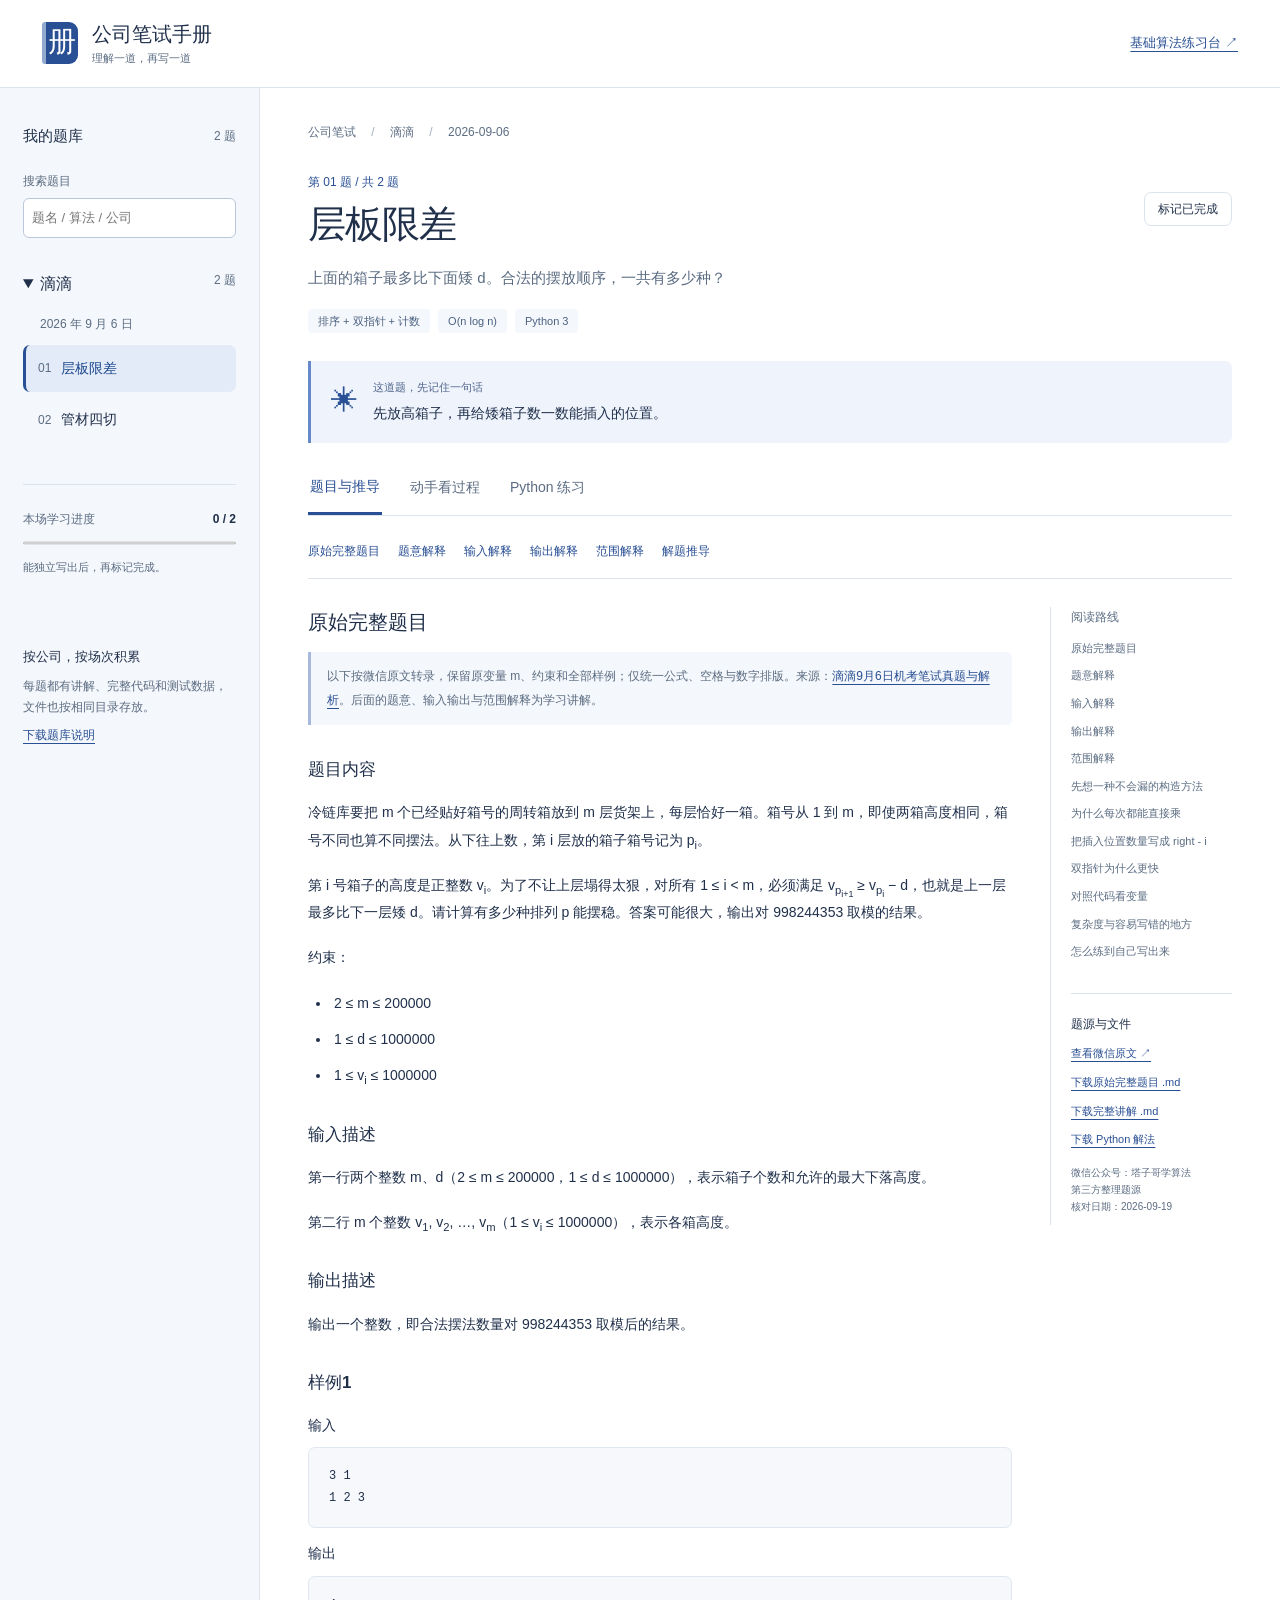
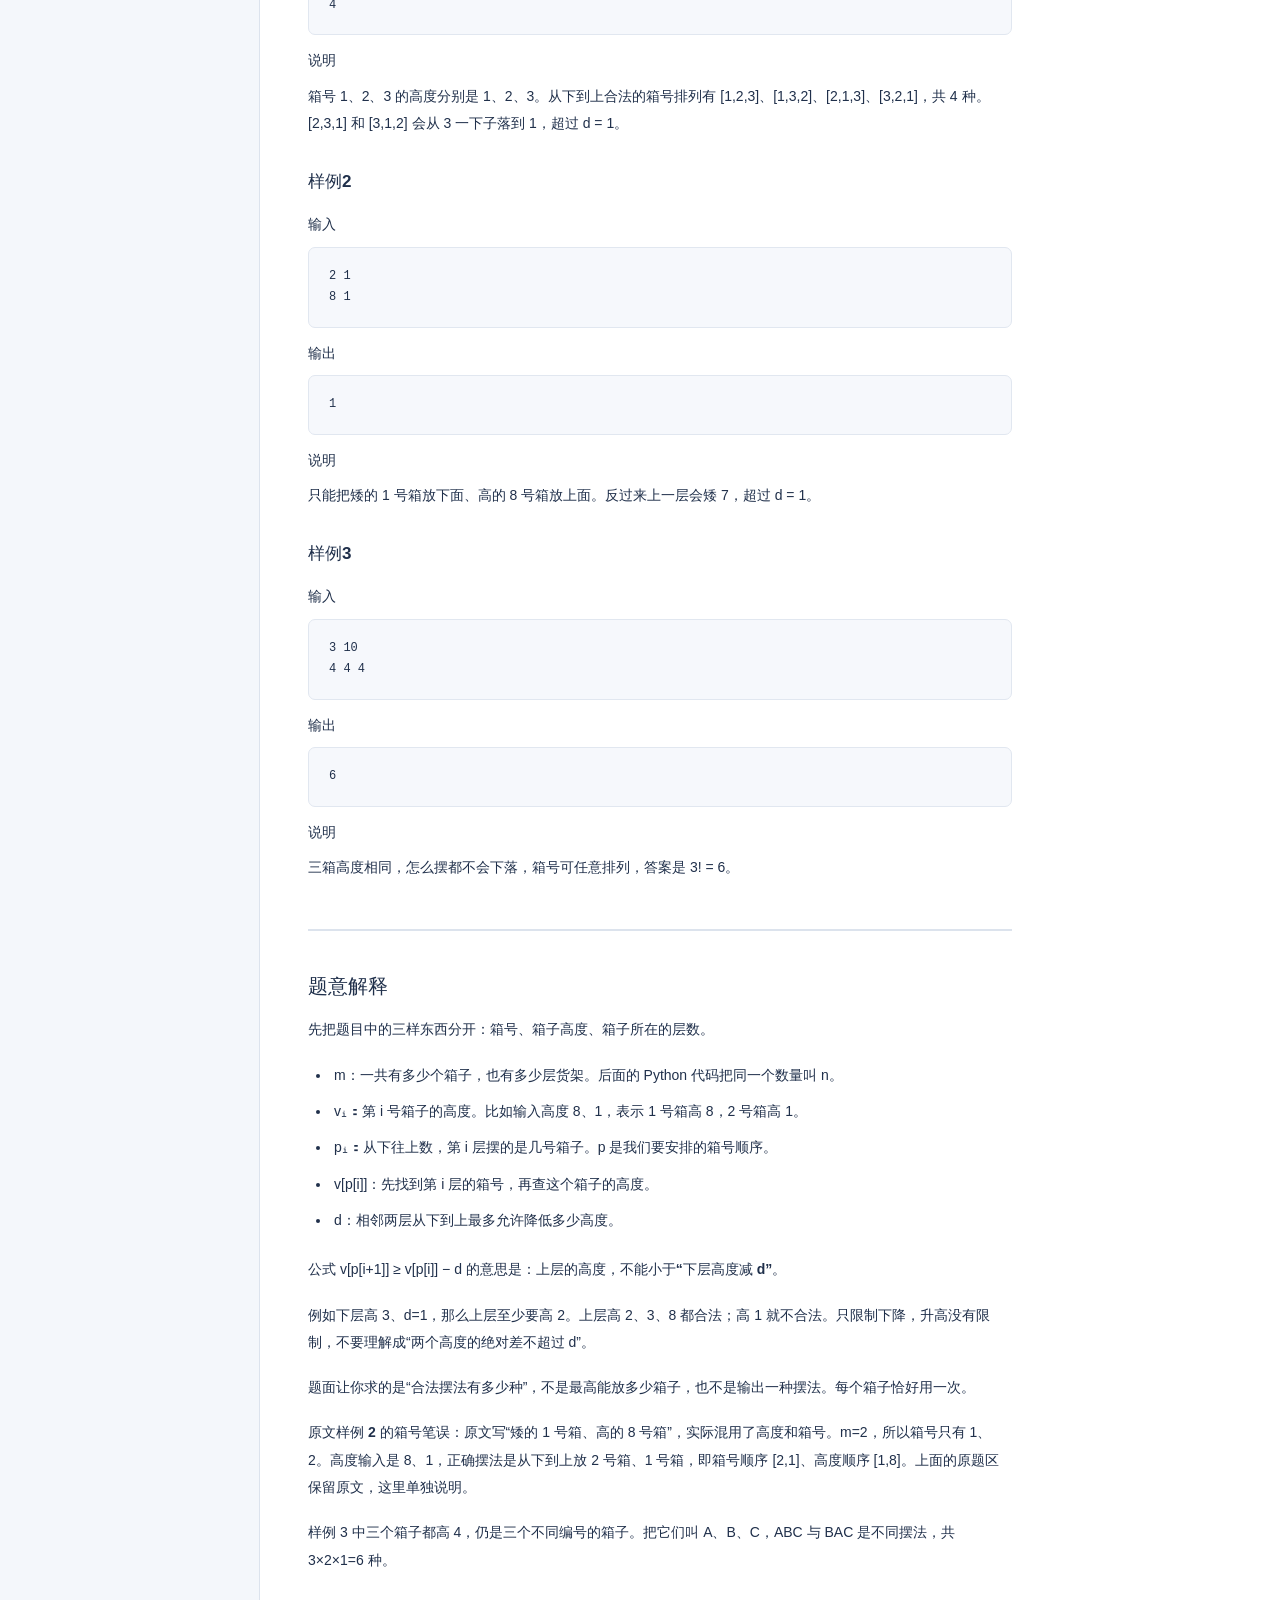
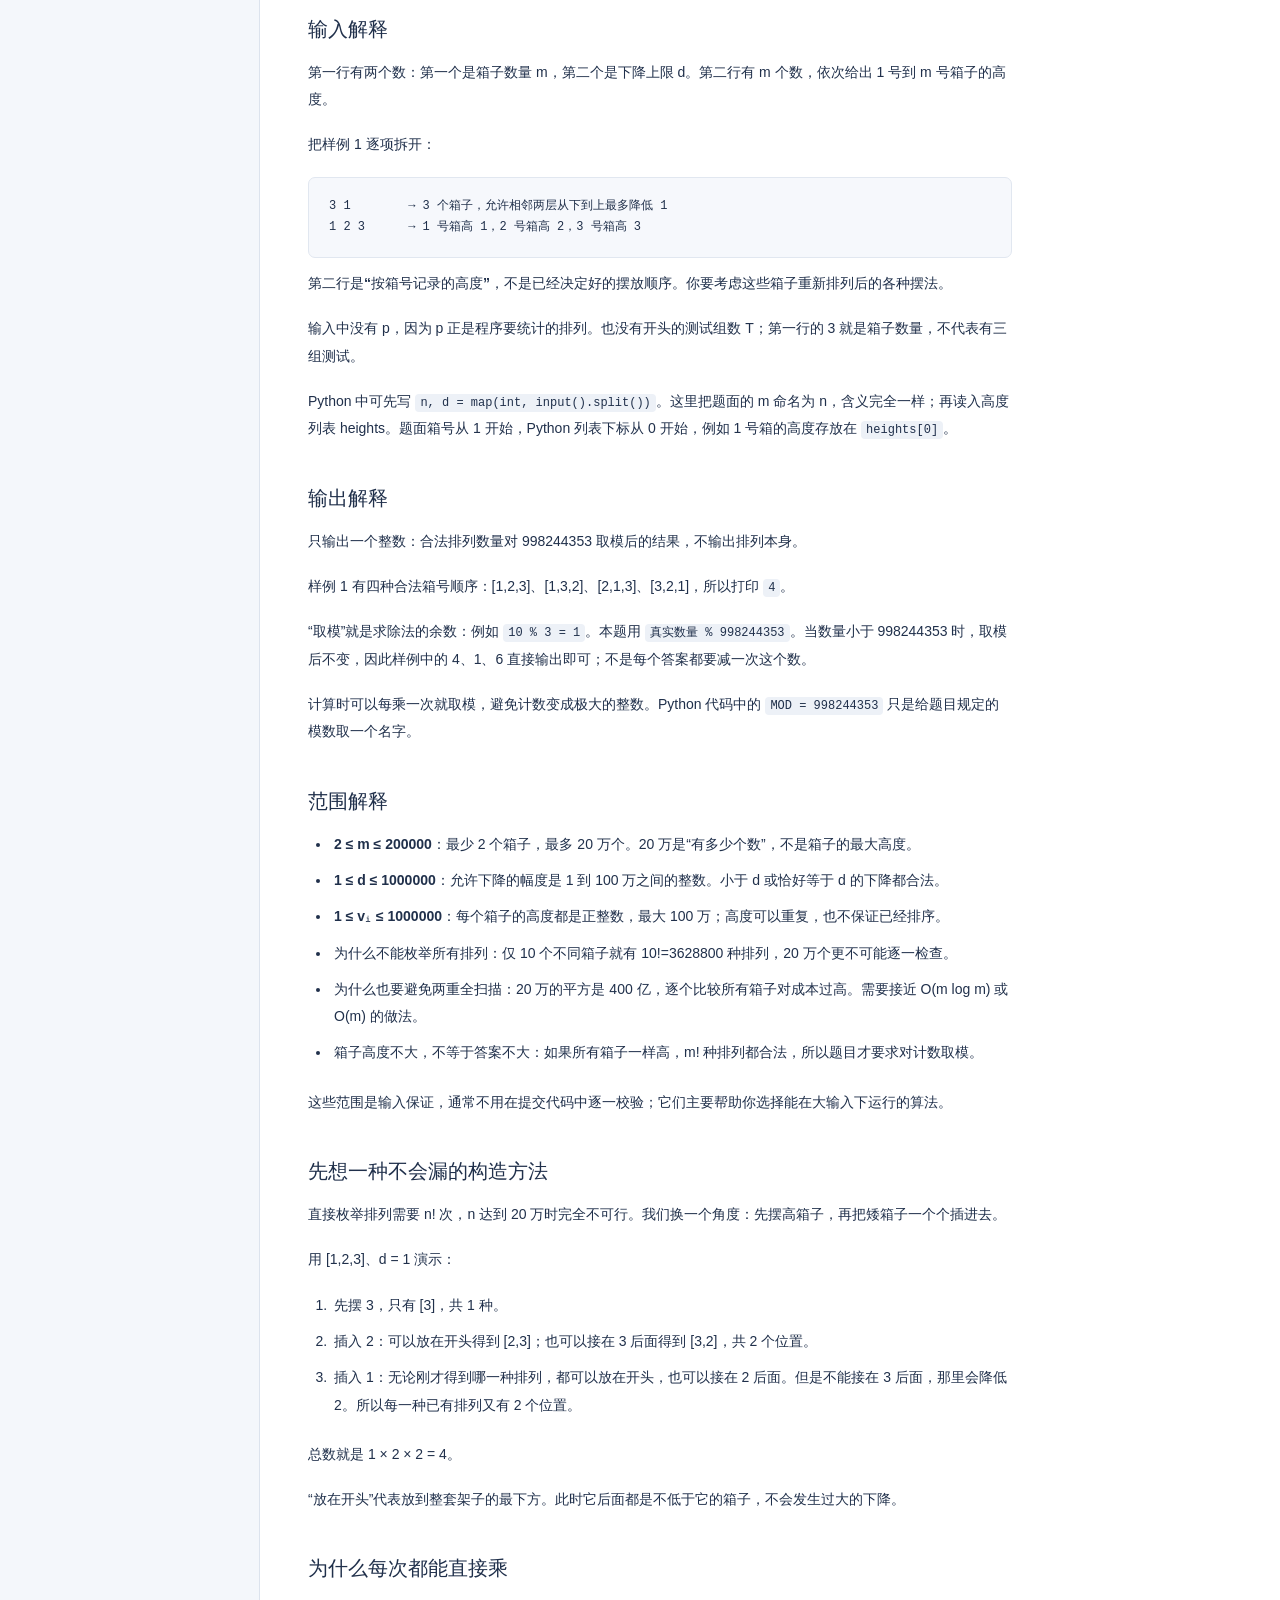
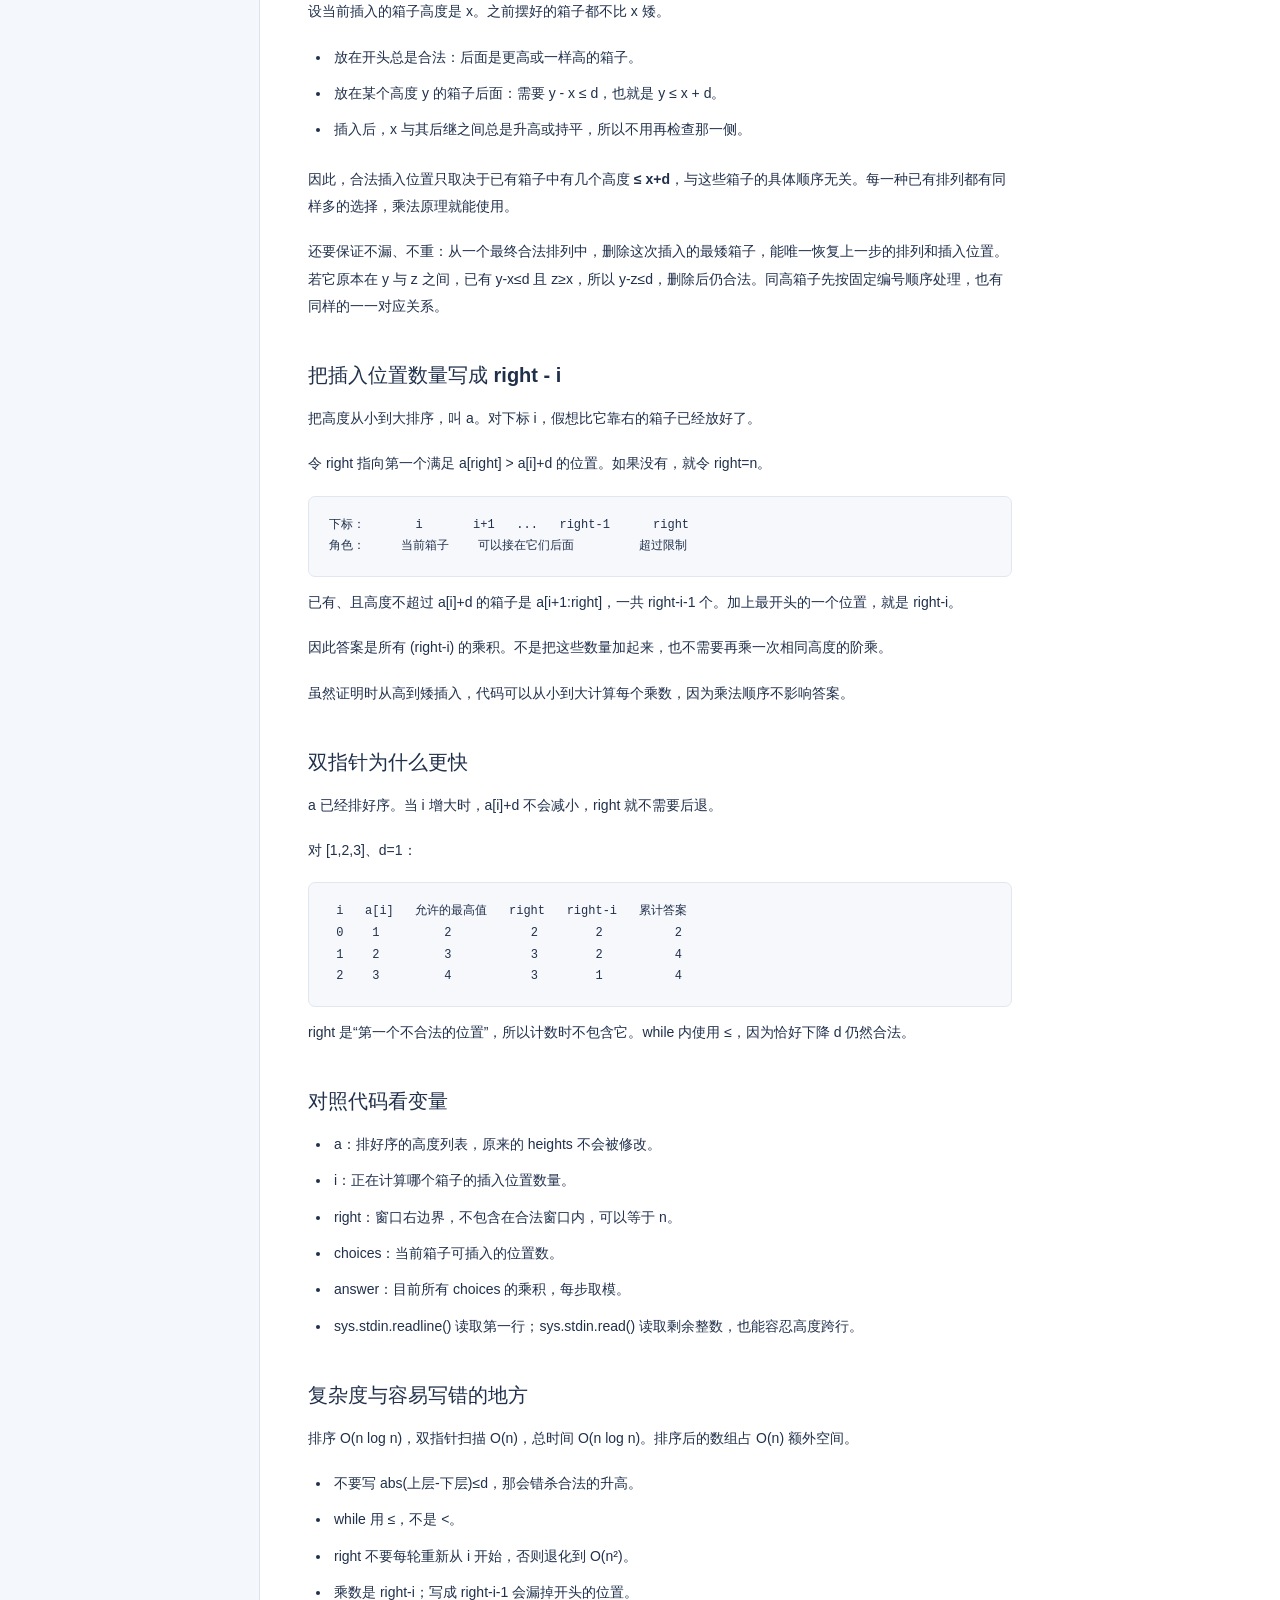
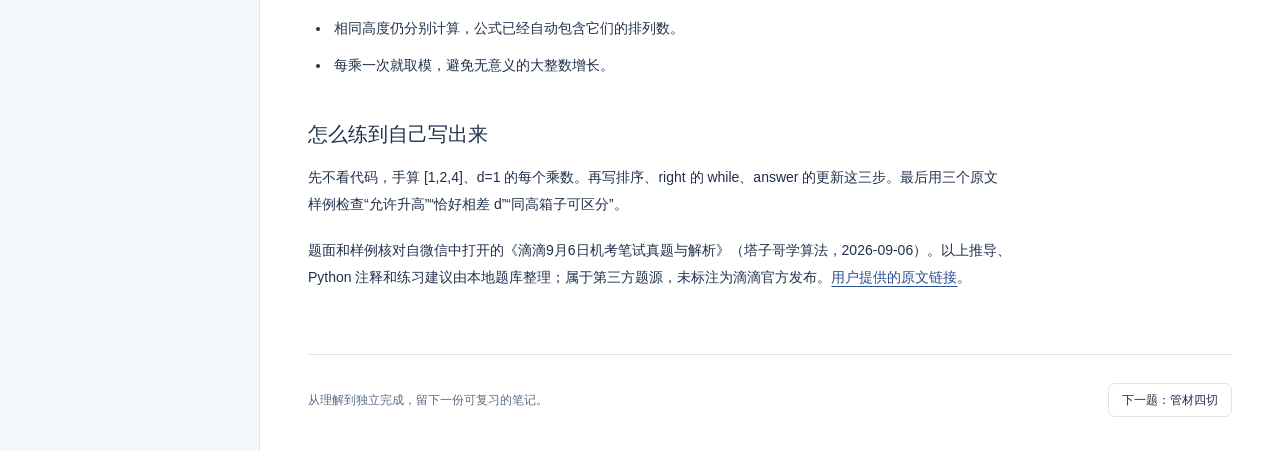
<file: company-exams/index.html>
<!doctype html>
<html lang="zh-CN">
<head>
<meta charset="utf-8"><meta name="viewport" content="width=device-width,initial-scale=1">
<meta name="theme-color" content="#243e73"><title>公司笔试手册 · Python</title>
<link rel="icon" href="data:image/svg+xml,%3Csvg xmlns='http://www.w3.org/2000/svg' viewBox='0 0 64 64'%3E%3Crect width='64' height='64' rx='12' fill='%23243e73'/%3E%3Ctext x='14' y='45' font-size='40' fill='white'%3E册%3C/text%3E%3C/svg%3E">
<link rel="stylesheet" href="styles.css">
</head>
<body>
<a class="skip-link" href="#content">跳到正文</a>
<header class="topbar"><a class="brand" href="./"><span class="brand-mark">册</span><span>公司笔试手册<small>理解一道，再写一道</small></span></a><a class="back-link" href="../">基础算法练习台 ↗</a></header>
<div class="layout">
<aside class="sidebar">
  <div class="sidebar-heading"><h2>我的题库</h2><span id="total">2 题</span></div>
  <label class="search-wrap"><span>搜索题目</span><input type="search" id="search" placeholder="题名 / 算法 / 公司" autocomplete="off"></label>
  <nav aria-label="公司与场次"><details open><summary>滴滴 <span>2 题</span></summary><p class="session">2026 年 9 月 6 日</p><div id="problem-list"></div></details></nav>
  <p id="empty-search" hidden>没有找到匹配题目，试试“双指针”。</p>
  <div class="study-progress"><span>本场学习进度</span><strong id="progress">0 / 2</strong><progress id="progress-bar" max="2" value="0" aria-label="本场已完成题目数"></progress><p>能独立写出后，再标记完成。</p></div>
  <div class="directory-note"><strong>按公司，按场次积累</strong><p>每题都有讲解、完整代码和测试数据，文件也按相同目录存放。</p><a href="README.md" download>下载题库说明</a></div>
</aside>
<main id="content">
<div id="load-error" role="alert" hidden></div>
<div id="problem-content" hidden>
  <div class="breadcrumb">公司笔试 <span>/</span> 滴滴 <span>/</span> 2026-09-06</div>
  <header class="problem-header"><div><div class="problem-kicker" id="problem-kicker"></div><h1 id="title"></h1><p class="summary" id="summary"></p><div class="tags"><span id="topic"></span><span id="complexity"></span><span>Python 3</span></div></div><button id="complete" class="complete" aria-pressed="false">标记已完成</button></header>
  <div class="insight"><span aria-hidden="true">✳</span><div><small>这道题，先记住一句话</small><strong id="insight"></strong></div></div>
  <div class="tabs" role="tablist" aria-label="学习与练习"><button id="tab-learn" role="tab" aria-controls="learn-panel" aria-selected="true">题目与推导</button><button id="tab-demo" role="tab" aria-controls="demo-panel" aria-selected="false" tabindex="-1">动手看过程</button><button id="tab-practice" role="tab" aria-controls="practice-panel" aria-selected="false" tabindex="-1">Python 练习</button></div>
  <section id="learn-panel" role="tabpanel" aria-labelledby="tab-learn"><nav id="reading-shortcuts" class="reading-shortcuts" aria-label="讲解分区"></nav><div class="reading-layout"><article id="lesson" class="lesson"></article><aside class="reading-guide"><h2>阅读路线</h2><nav id="toc" aria-label="本题讲解目录"></nav><div class="source-note"><strong>题源与文件</strong><a id="source" target="_blank" rel="noreferrer">查看微信原文 ↗</a><a id="download-original" download>下载原始完整题目 .md</a><a id="download-note" download>下载完整讲解 .md</a><a id="download-source" download>下载 Python 解法</a><p>微信公众号：塔子哥学算法<br>第三方整理题源<br>核对日期：2026-09-19</p></div></aside></div></section>
  <section id="demo-panel" role="tabpanel" aria-labelledby="tab-demo" hidden><div class="demo-intro"><h2>把公式变成一次具体操作</h2><p id="demo-description"></p></div><div id="demo"></div><p class="demo-footer">演示只用小样例帮助理解。完整复杂度、边界和证明在「题目与推导」中。</p></section>
  <section id="practice-panel" role="tabpanel" aria-labelledby="tab-practice" hidden>
    <div class="practice-heading"><p>读入和输出已经写好，补上中间的算法。</p><div><span id="runtime-status" role="status">Python 尚未加载</span><button id="retry" hidden>重新加载</button></div></div>
    <div class="editors">
      <div class="draft-column"><div class="panel-heading"><h2>我的尝试</h2><span id="save-status" role="status">每题单独保存</span></div><textarea id="code" spellcheck="false" autocapitalize="off" autocomplete="off" wrap="off" aria-label="我的 Python 代码"></textarea><div class="editor-actions"><button id="download-draft">下载我的代码</button><span>Tab 缩进 · ⌘/Ctrl Enter 运行</span></div><div class="run-actions"><button id="run-all" disabled>验证全部用例</button><button class="primary" id="run" disabled>运行我的代码</button></div></div>
      <div class="reference-column"><details id="reference-details"><summary>查看带注释的完整解法 <span>只读</span></summary><textarea id="reference" spellcheck="false" wrap="off" readonly aria-label="完整 Python 参考代码"></textarea><div class="editor-actions"><button id="copy-reference">复制参考</button><a id="reference-download" download>下载参考</a></div></details><p class="reference-hint">先尝试独立完成，再打开参考对照。参考运行使用单独的代码区。</p><div class="run-actions"><button id="run-reference" disabled>运行参考</button><button id="verify-reference" disabled>验证参考</button></div><div id="copy-status" role="status"></div></div>
    </div>
    <div class="test-heading"><h2>测试输入</h2><select id="sample" aria-label="载入测试用例"></select></div><div class="io-grid"><label>标准输入<textarea id="stdin" spellcheck="false"></textarea></label><label>预期输出<textarea id="expected" spellcheck="false"></textarea></label></div>
    <div class="result-heading"><h2 id="result-title">运行结果</h2><button id="stop" hidden>停止运行</button></div><pre id="result" role="status">运行后在这里查看输出。</pre><p class="runtime-note">每组限时 3 秒，按空白分隔比较输出。内置用例用于练习，不代表官方评测。Python 首次加载需要联网；下载代码可用本机 Python 运行。</p>
  </section>
  <footer class="page-footer"><span>从理解到独立完成，留下一份可复习的笔记。</span><button id="next-problem">下一题</button></footer>
</div>
</main>
</div><script type="module" src="app.js"></script>
</body></html>
</file>
<file: company-exams/styles.css>
:root{--ink:#20304b;--muted:#5b6c82;--blue:#294f94;--line:#dce3ed;--paper:#fff;--wash:#f4f7fb;--green:#246f5d;--soft:#eaf0fa;font-family:"PingFang SC","Hiragino Sans GB",-apple-system,BlinkMacSystemFont,sans-serif;color:var(--ink);font-size:15px;line-height:1.7;background:var(--paper);font-synthesis:none}*{box-sizing:border-box}body{margin:0}button,input,select,textarea{font:inherit}button,a,input,select,textarea,summary{touch-action:manipulation}button,a{ -webkit-tap-highlight-color:transparent}a{color:var(--blue);text-underline-offset:4px}button{cursor:pointer;border:1px solid var(--line);background:white;color:var(--ink);border-radius:7px;padding:7px 13px;line-height:1.5}button:hover{background:var(--soft);border-color:#a6b9da}button:disabled{opacity:.5;cursor:not-allowed}button.primary{background:var(--blue);border-color:var(--blue);color:white}button:focus-visible,a:focus-visible,summary:focus-visible,input:focus-visible,textarea:focus-visible,select:focus-visible{outline:3px solid #c08a19;outline-offset:3px}input,select{border:1px solid #b9c7da;border-radius:6px;background:white;color:var(--ink);padding:8px}textarea{min-width:0;width:100%;resize:vertical;border:1px solid #b9c7da;border-radius:8px;color:#21334e;padding:16px;line-height:1.75;font-family:Menlo,Consolas,monospace;font-size:13px;tab-size:4}h1,h2,h3,p{margin-top:0}[hidden]{display:none!important}.skip-link{position:absolute;left:12px;top:-80px;background:white;z-index:20}.skip-link:focus{top:12px}.topbar{height:88px;border-bottom:1px solid var(--line);display:flex;align-items:center;justify-content:space-between;padding:0 42px;gap:18px;background:white}.brand{display:flex;align-items:center;gap:14px;color:var(--ink);font-weight:650;font-size:20px;text-decoration:none;line-height:1.4}.brand-mark{height:42px;width:36px;background:var(--blue);color:white;border-radius:3px 9px 9px 3px;text-align:center;font-family:"Songti SC",serif;font-size:28px;font-weight:400;border-left:4px solid #92aacd}.brand small{display:block;font-size:11px;font-weight:400;color:var(--muted);margin-top:3px}.back-link{font-size:13px;white-space:nowrap}.layout{display:grid;grid-template-columns:260px minmax(0,1fr);max-width:1640px;margin:auto}.sidebar{background:var(--wash);padding:35px 23px;border-right:1px solid var(--line);min-height:calc(100vh - 88px)}.sidebar-heading{display:flex;align-items:center;justify-content:space-between;margin-bottom:22px}.sidebar h2{font-size:15px;margin:0}.sidebar-heading>span{font-size:12px;color:var(--muted)}.search-wrap>span{display:block;font-size:12px;margin-bottom:7px;color:var(--muted)}.search-wrap input{width:100%;font-size:13px}.sidebar nav{margin-top:32px}.sidebar summary{font-weight:600;font-size:16px;cursor:pointer}.sidebar summary span{float:right;font-size:12px;color:var(--muted);font-weight:400}.session{font-size:12px;color:var(--muted);margin:17px 0 10px 17px}.problem-link{display:flex;align-items:center;text-decoration:none;gap:10px;color:var(--ink);padding:12px 12px;margin:4px 0;border-radius:7px;border-left:3px solid transparent}.problem-link[aria-current=page]{background:#e3ebf8;color:#1c478c;border-left-color:var(--blue)}.problem-link .number{font-size:12px;color:var(--muted)}.problem-link strong{font-size:14px;font-weight:550;flex:1}.done-dot{font-size:13px;color:var(--green)}.study-progress{margin-top:40px;border-top:1px solid var(--line);padding-top:24px;font-size:12px;color:var(--muted)}.study-progress strong{float:right;color:var(--ink)}progress{display:block;accent-color:var(--green);width:100%;height:6px;margin:10px 0}.study-progress p{font-size:11px;margin-top:12px}.directory-note{margin-top:70px;font-size:12px;color:var(--muted)}.directory-note strong{display:block;color:var(--ink);font-size:13px}.directory-note p{margin:8px 0}.directory-note a{font-size:12px}main{min-width:0;padding:34px 48px 0}.breadcrumb{font-size:12px;color:var(--muted);margin-bottom:30px}.breadcrumb span{padding:0 12px;color:#a1adbd}.problem-header{display:flex;justify-content:space-between;gap:20px;align-items:flex-start}.problem-kicker{font-size:12px;color:var(--blue);margin-bottom:8px}.problem-header h1{font-size:38px;line-height:1.25;letter-spacing:-1px;margin-bottom:17px;font-weight:650}.summary{max-width:650px;font-size:15px;color:var(--muted);margin-bottom:18px}.tags{display:flex;gap:8px;flex-wrap:wrap}.tags span{font-size:11px;background:var(--wash);padding:3px 10px;border-radius:4px;color:#4b6080}.complete{white-space:nowrap;font-size:12px;margin-top:20px}.complete[aria-pressed=true]{background:#e8f3ef;color:var(--green);border-color:#a9cfc1}.insight{display:flex;align-items:center;gap:15px;background:#eef3fc;border-left:3px solid #668ac9;padding:17px 20px;margin:28px 0 18px;border-radius:0 7px 7px 0}.insight>span{font-size:27px;color:var(--blue)}.insight small{font-size:11px;display:block;color:#52678d;margin-bottom:3px}.insight strong{font-size:14px;font-weight:550}.tabs{display:flex;border-bottom:1px solid var(--line);gap:26px;margin-bottom:30px}.tabs button{background:none;border:0;border-radius:0;padding:15px 2px;color:var(--muted);font-size:14px}.tabs button[aria-selected=true]{border-bottom:3px solid var(--blue);color:var(--blue);font-weight:600}.reading-layout{display:grid;grid-template-columns:minmax(0,1fr) 182px;gap:38px}.lesson{font-size:14px;line-height:1.95;min-width:0;max-width:770px}.lesson h2{font-size:20px;line-height:1.5;margin:40px 0 15px;font-weight:620;scroll-margin-top:25px}.lesson h2:first-child{margin-top:0}.lesson h3{font-size:17px}.lesson p{margin-bottom:18px}.lesson strong{font-weight:600}.lesson ul,.lesson ol{padding-left:23px;margin:14px 0 22px}.lesson li{padding-left:3px;margin:9px 0}.lesson code{font-size:12px;background:#edf1f7;padding:2px 5px;border-radius:4px;word-break:break-word}.lesson pre{padding:18px 20px;border:1px solid #e1e7f0;border-radius:7px;background:#f6f8fc;line-height:1.8;overflow:auto;max-width:100%;font-size:12px}.lesson pre code{background:none;padding:0;white-space:pre;word-break:normal}.reading-guide{border-left:1px solid var(--line);padding-left:20px;align-self:start;position:sticky;top:24px;font-size:11px;max-height:calc(100vh - 50px);overflow:auto}.reading-guide h2{font-size:12px;color:var(--muted);margin-bottom:12px}.reading-guide nav{display:flex;flex-direction:column;gap:10px}.reading-guide nav a{text-decoration:none;color:var(--muted);line-height:1.6}.reading-guide nav a:hover{color:var(--blue)}.source-note{margin-top:32px;border-top:1px solid var(--line);padding-top:20px}.source-note strong{display:block;font-size:12px}.source-note a{display:block;margin-top:10px}.source-note p{color:var(--muted);font-size:10px;margin-top:15px}.page-footer{border-top:1px solid var(--line);padding:28px 0 34px;margin-top:45px;display:flex;justify-content:space-between;align-items:center;gap:20px;font-size:12px;color:var(--muted)}.page-footer button{white-space:nowrap}.demo-intro h2{font-size:21px;margin-bottom:10px}.demo-intro p,.demo-footer{color:var(--muted);font-size:13px}.demo-footer{margin-top:24px}.demo-board{padding:28px;background:var(--wash);border:1px solid var(--line);border-radius:10px}.demo-caption{font-size:13px;color:var(--muted)}.demo-boxes{display:flex;gap:12px;align-items:flex-end;margin:30px 0;min-height:145px}.shelf-box{background:#dce6f5;border:1px solid #bacce6;width:110px;max-width:28%;text-align:center;border-radius:6px 6px 0 0;position:relative;display:flex;align-items:center;justify-content:center;flex-direction:column;color:#466185}.shelf-box.active{background:var(--blue);border-color:var(--blue);color:white}.shelf-box.eligible{background:#d9ede5;border-color:#90bfac;color:#235e4c}.shelf-box strong{font-size:26px}.shelf-box small{font-size:11px}.demo-formula{font-size:19px;font-weight:600;padding:17px 0}.demo-description{font-size:14px;min-height:60px}.demo-buttons{display:flex;gap:10px;align-items:center;flex-wrap:wrap}.demo-buttons span{margin-right:auto;color:var(--muted);font-size:12px}.demo-table{width:100%;border-collapse:collapse;font-size:13px;margin-top:28px}.demo-table th,.demo-table td{text-align:left;border-bottom:1px solid var(--line);padding:10px}.demo-table tr.active{background:#e3ebf8}.pipe-visual{display:flex;gap:10px;align-items:stretch;margin:30px 0 15px}.pipe-segment{flex:1;min-width:0;border-top:4px solid var(--segment);padding:12px 6px;text-align:center;background:white;border-radius:4px}.pipe-values{font-size:20px;font-weight:600;min-height:36px;color:var(--segment)}.pipe-segment small{font-size:11px;color:var(--muted)}.pipe-segment strong{display:block;font-size:18px}.cut-controls{display:grid;grid-template-columns:repeat(3,minmax(0,1fr));gap:24px;margin:24px 0}.cut-controls label{font-size:13px}.cut-controls input{width:100%;display:block;padding:0;accent-color:var(--blue);margin-top:12px}.practice-heading{display:flex;justify-content:space-between;gap:12px;align-items:center;font-size:12px;color:var(--muted);margin-bottom:18px}.practice-heading p{margin:0}.practice-heading>div{display:flex;gap:10px;align-items:center}.editors{display:grid;grid-template-columns:minmax(0,1.2fr) minmax(0,1fr);gap:24px}.panel-heading{display:flex;gap:10px;justify-content:space-between;align-items:center;margin-bottom:12px}.panel-heading h2{font-size:15px;margin:0}.panel-heading span{font-size:10px;color:var(--muted);text-align:right}#code{height:430px;background:#f7f9fd;display:block}#reference{height:377px;font-size:12px;background:#f3f6fb;border-radius:0 0 8px 8px;border-top:0}.reference-column summary{padding:13px;font-size:13px;cursor:pointer;background:#edf2fa;border:1px solid var(--line);border-radius:7px}.reference-column summary span{float:right;font-size:11px;color:var(--muted)}.reference-hint{font-size:12px;color:var(--muted);padding:15px 4px}.editor-actions{display:flex;gap:10px;align-items:center;justify-content:space-between;font-size:11px;padding-top:12px;flex-wrap:wrap}.editor-actions span{font-size:10px;color:var(--muted)}.editor-actions button{font-size:11px}.run-actions{display:flex;gap:10px;justify-content:flex-end;flex-wrap:wrap;margin-top:18px}.run-actions button{font-size:12px}.test-heading,.result-heading{display:flex;align-items:center;justify-content:space-between;gap:15px;margin:28px 0 12px}.test-heading h2,.result-heading h2{font-size:15px;margin:0}.test-heading select{font-size:12px;max-width:70%}.io-grid{display:grid;grid-template-columns:1fr 1fr;gap:20px}.io-grid label{font-size:12px;color:var(--muted)}.io-grid textarea{display:block;height:120px;margin-top:8px;background:#fafbfd}#result{font-family:Menlo,Consolas,monospace;white-space:pre-wrap;overflow-wrap:anywhere;padding:18px;background:var(--wash);border:1px solid var(--line);border-radius:7px;font-size:12px;min-height:70px}#result.pass{background:#ecf7f1;border-color:#b6d8c4;color:#216143}#result.fail{background:#fff3ef;border-color:#e4b5a7;color:#8d3425}.runtime-note{font-size:11px;color:var(--muted)}#copy-status{font-size:12px;color:var(--green);margin-top:12px}#load-error{padding:25px;background:#fff3ef;color:#8d3425;overflow-wrap:anywhere}#empty-search{font-size:12px;margin-top:20px;color:var(--muted)}
@media(min-width:1500px){main{padding-left:65px;padding-right:65px}.reading-layout{gap:60px}}
@media(max-width:1150px){.layout{grid-template-columns:220px minmax(0,1fr)}main{padding:28px}.sidebar{padding:28px 17px}.reading-layout{grid-template-columns:minmax(0,1fr)}.reading-guide{position:static;max-height:none;display:none}.problem-header h1{font-size:34px}.editors{grid-template-columns:1fr}.reference-column{border-top:1px solid var(--line);padding-top:20px}.reference-hint{margin-bottom:0}}
@media(max-width:700px){.topbar{height:75px;padding:0 18px}.brand{font-size:17px;gap:10px}.brand small{font-size:10px}.back-link{font-size:10px}.brand-mark{height:36px;width:31px;font-size:23px}.layout{display:block}.sidebar{min-height:0;padding:20px;border-right:0;border-bottom:1px solid var(--line)}.sidebar-heading{margin-bottom:12px}.search-wrap{display:block}.search-wrap>span{position:absolute;clip:rect(0,0,0,0)}.sidebar nav{margin-top:18px}.sidebar summary{font-size:14px}.session{margin:10px 0 6px;font-size:11px}#problem-list{display:flex;gap:7px}.problem-link{flex:1;padding:9px 7px;gap:6px}.problem-link strong{font-size:12px}.problem-link .number{font-size:10px}.study-progress,.directory-note{display:none}main{padding:23px 20px 0}.breadcrumb{font-size:10px;margin-bottom:22px}.breadcrumb span{padding:0 7px}.problem-header{display:block}.problem-header h1{font-size:32px}.complete{margin-top:17px}.summary{font-size:14px}.insight{padding:14px;margin-top:22px;gap:11px}.insight strong{font-size:13px}.tabs{gap:20px;margin-bottom:25px}.tabs button{font-size:13px}.lesson{font-size:14px}.lesson h2{font-size:19px}.lesson pre{padding:14px;font-size:11px}.page-footer{align-items:flex-start;font-size:11px}.page-footer span{max-width:65%}.demo-board{padding:18px}.demo-table{font-size:10px}.demo-table th,.demo-table td{padding:8px 5px}.demo-formula{font-size:16px}.pipe-visual{gap:5px}.pipe-values{font-size:17px}.pipe-segment{padding:10px 3px}.pipe-segment small{font-size:9px}.pipe-segment strong{font-size:16px}.cut-controls{gap:12px}.cut-controls label{font-size:11px}.practice-heading{display:block}.practice-heading>div{margin-top:12px}.io-grid{grid-template-columns:1fr}.editor-actions span{width:100%}.run-actions button{padding:8px 10px}#code{height:370px}.demo-description{min-height:0}.demo-buttons button{font-size:12px}}
@media(prefers-reduced-motion:reduce){*{scroll-behavior:auto!important}}
@media print{.topbar,.sidebar,.tabs,.reading-guide,.complete,.page-footer,.skip-link,#demo-panel,#practice-panel{display:none!important}.layout{display:block}main{padding:0}.reading-layout{display:block}.lesson{max-width:none}#learn-panel{display:block!important}.lesson pre{white-space:pre-wrap;break-inside:avoid}.insight{margin:15px 0}body{color:black}}
/* Keep the complete source statement distinct from the teaching commentary. */
.reading-shortcuts{display:flex;flex-wrap:wrap;gap:8px 18px;margin:-5px 0 28px;padding-bottom:17px;border-bottom:1px solid var(--line)}.reading-shortcuts a{font-size:12px;text-decoration:none}.reading-shortcuts a:hover{text-decoration:underline}.original-problem{border-bottom:2px solid var(--line);padding-bottom:30px;margin-bottom:35px}.original-problem>p:first-of-type{font-size:12px;color:var(--muted);background:var(--wash);padding:13px 16px;border-left:3px solid #a6b9da;border-radius:0 5px 5px 0}.original-problem h3{margin:28px 0 13px;font-size:17px}.original-problem sub{font-size:.8em;line-height:0}.original-problem pre{margin-top:8px}.original-problem p:has(>strong:only-child){margin-bottom:8px}.lesson>h2{scroll-margin-top:24px}
@media print{.reading-shortcuts{display:none}.original-problem{border-color:#bbb}}
</file>
